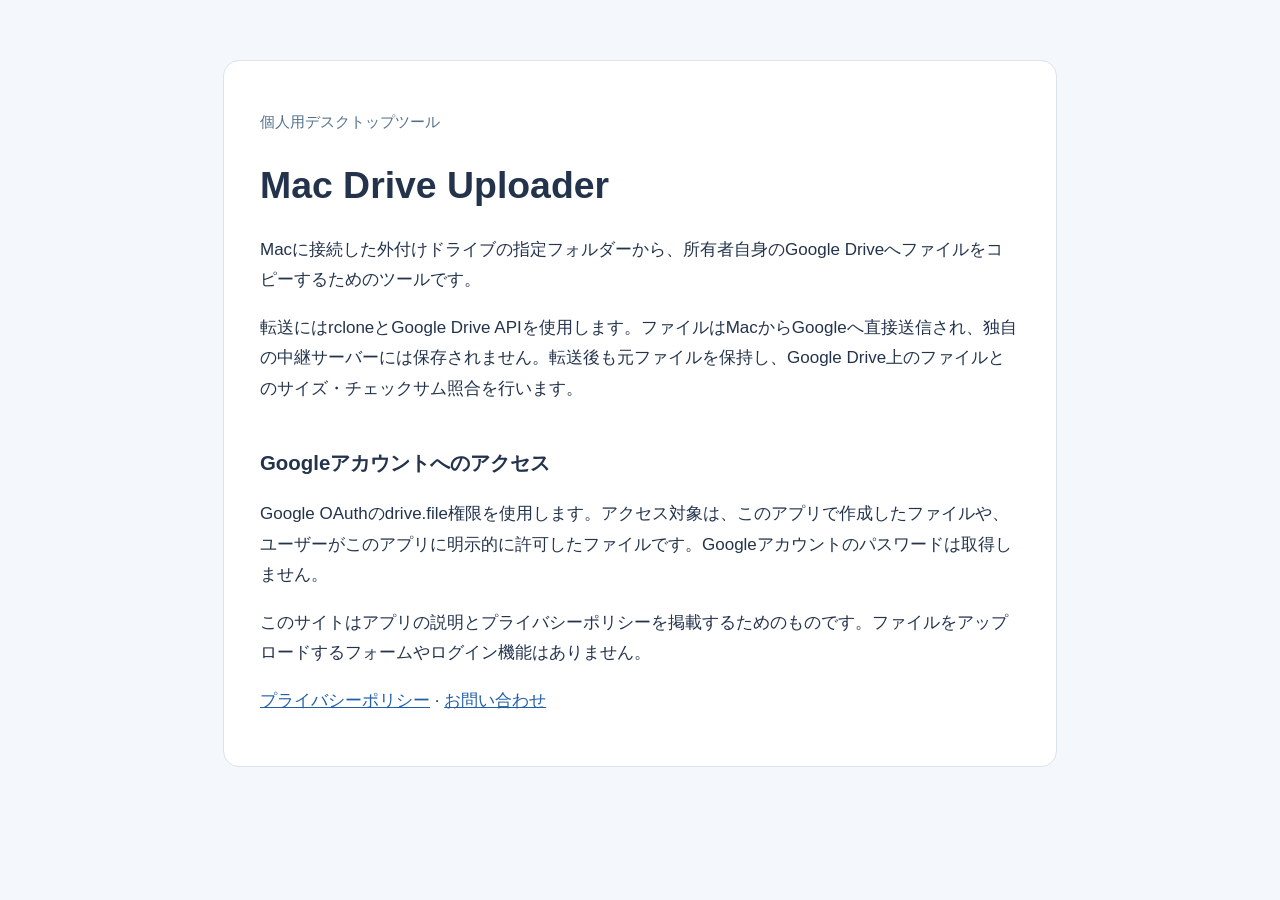
<file: index.html>
<!doctype html>
<html lang="ja"><meta charset="utf-8"><meta name="viewport" content="width=device-width,initial-scale=1"><title>Mac Drive Uploader</title><link rel="stylesheet" href="style.css">
<main><p class="label">個人用デスクトップツール</p><h1>Mac Drive Uploader</h1><p>Macに接続した外付けドライブの指定フォルダーから、所有者自身のGoogle Driveへファイルをコピーするためのツールです。</p><p>転送にはrcloneとGoogle Drive APIを使用します。ファイルはMacからGoogleへ直接送信され、独自の中継サーバーには保存されません。転送後も元ファイルを保持し、Google Drive上のファイルとのサイズ・チェックサム照合を行います。</p><h2>Googleアカウントへのアクセス</h2><p>Google OAuthのdrive.file権限を使用します。アクセス対象は、このアプリで作成したファイルや、ユーザーがこのアプリに明示的に許可したファイルです。Googleアカウントのパスワードは取得しません。</p><p>このサイトはアプリの説明とプライバシーポリシーを掲載するためのものです。ファイルをアップロードするフォームやログイン機能はありません。</p><p><a href="privacy.html">プライバシーポリシー</a> · <a href="https://github.com/yuyuchoco/mac-drive-uploader-info/issues">お問い合わせ</a></p></main></html>
</file>
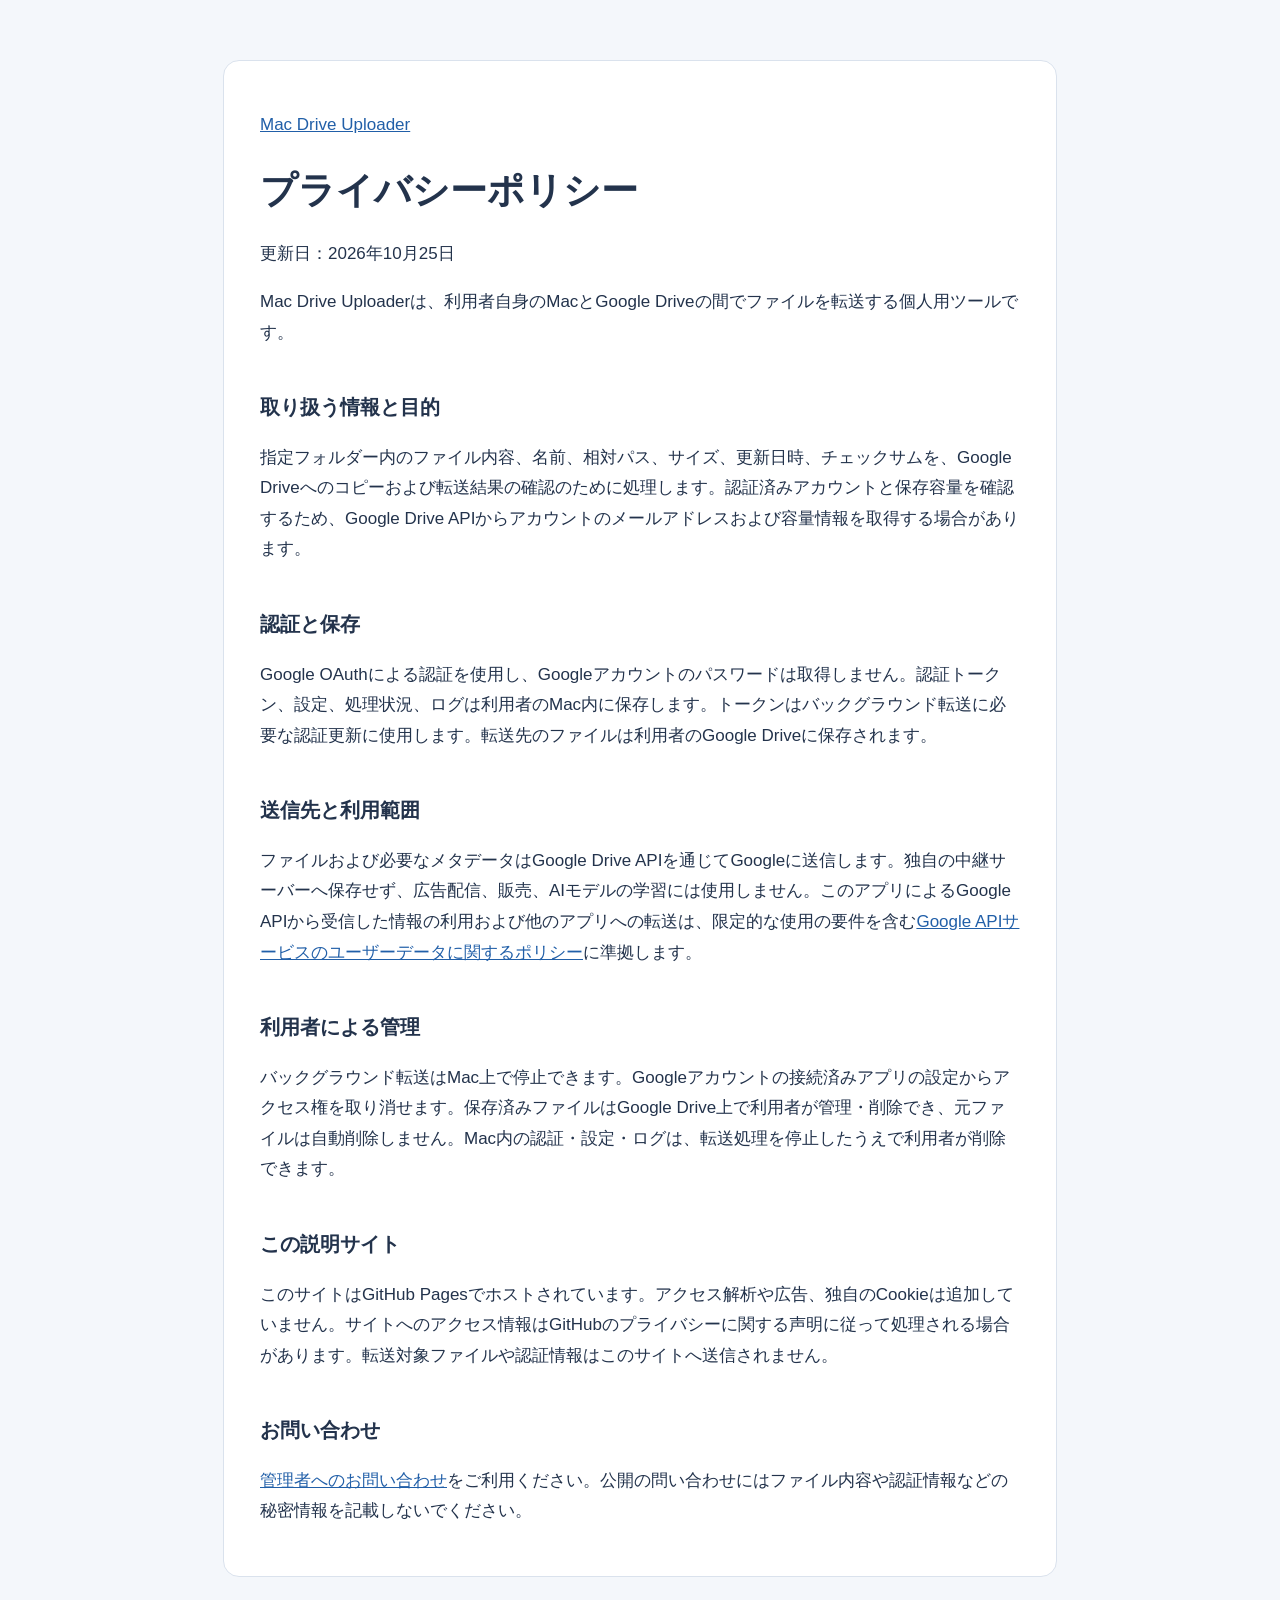
<file: privacy.html>
<!doctype html>
<html lang="ja"><meta charset="utf-8"><meta name="viewport" content="width=device-width,initial-scale=1"><title>プライバシーポリシー | Mac Drive Uploader</title><link rel="stylesheet" href="style.css">
<main><p><a href="./">Mac Drive Uploader</a></p><h1>プライバシーポリシー</h1><p>更新日：2026年10月25日</p><p>Mac Drive Uploaderは、利用者自身のMacとGoogle Driveの間でファイルを転送する個人用ツールです。</p><h2>取り扱う情報と目的</h2><p>指定フォルダー内のファイル内容、名前、相対パス、サイズ、更新日時、チェックサムを、Google Driveへのコピーおよび転送結果の確認のために処理します。認証済みアカウントと保存容量を確認するため、Google Drive APIからアカウントのメールアドレスおよび容量情報を取得する場合があります。</p><h2>認証と保存</h2><p>Google OAuthによる認証を使用し、Googleアカウントのパスワードは取得しません。認証トークン、設定、処理状況、ログは利用者のMac内に保存します。トークンはバックグラウンド転送に必要な認証更新に使用します。転送先のファイルは利用者のGoogle Driveに保存されます。</p><h2>送信先と利用範囲</h2><p>ファイルおよび必要なメタデータはGoogle Drive APIを通じてGoogleに送信します。独自の中継サーバーへ保存せず、広告配信、販売、AIモデルの学習には使用しません。このアプリによるGoogle APIから受信した情報の利用および他のアプリへの転送は、限定的な使用の要件を含む<a href="https://developers.google.com/terms/api-services-user-data-policy">Google APIサービスのユーザーデータに関するポリシー</a>に準拠します。</p><h2>利用者による管理</h2><p>バックグラウンド転送はMac上で停止できます。Googleアカウントの接続済みアプリの設定からアクセス権を取り消せます。保存済みファイルはGoogle Drive上で利用者が管理・削除でき、元ファイルは自動削除しません。Mac内の認証・設定・ログは、転送処理を停止したうえで利用者が削除できます。</p><h2>この説明サイト</h2><p>このサイトはGitHub Pagesでホストされています。アクセス解析や広告、独自のCookieは追加していません。サイトへのアクセス情報はGitHubのプライバシーに関する声明に従って処理される場合があります。転送対象ファイルや認証情報はこのサイトへ送信されません。</p><h2>お問い合わせ</h2><p><a href="https://github.com/yuyuchoco/mac-drive-uploader-info/issues">管理者へのお問い合わせ</a>をご利用ください。公開の問い合わせにはファイル内容や認証情報などの秘密情報を記載しないでください。</p></main></html>
</file>
<file: style.css>
:root{color-scheme:light dark;font:17px/1.8 -apple-system,BlinkMacSystemFont,"Helvetica Neue",sans-serif;color:#23334c;background:#f4f7fb}body{margin:0}main{max-width:760px;margin:60px auto;padding:32px 36px;background:white;border:1px solid #dae2ed;border-radius:16px}h1{font-size:2.2rem;line-height:1.3}h2{font-size:1.2rem;margin-top:2em}a{color:#215fa8}.label{font-size:.9rem;color:#53708b}@media(max-width:650px){main{margin:16px;padding:24px}h1{font-size:1.8rem}}@media(prefers-color-scheme:dark){:root{color:#dae4f4;background:#131b29}main{background:#1b2738;border-color:#33475e}a{color:#94c7ff}.label{color:#abc0d6}}
</file>
